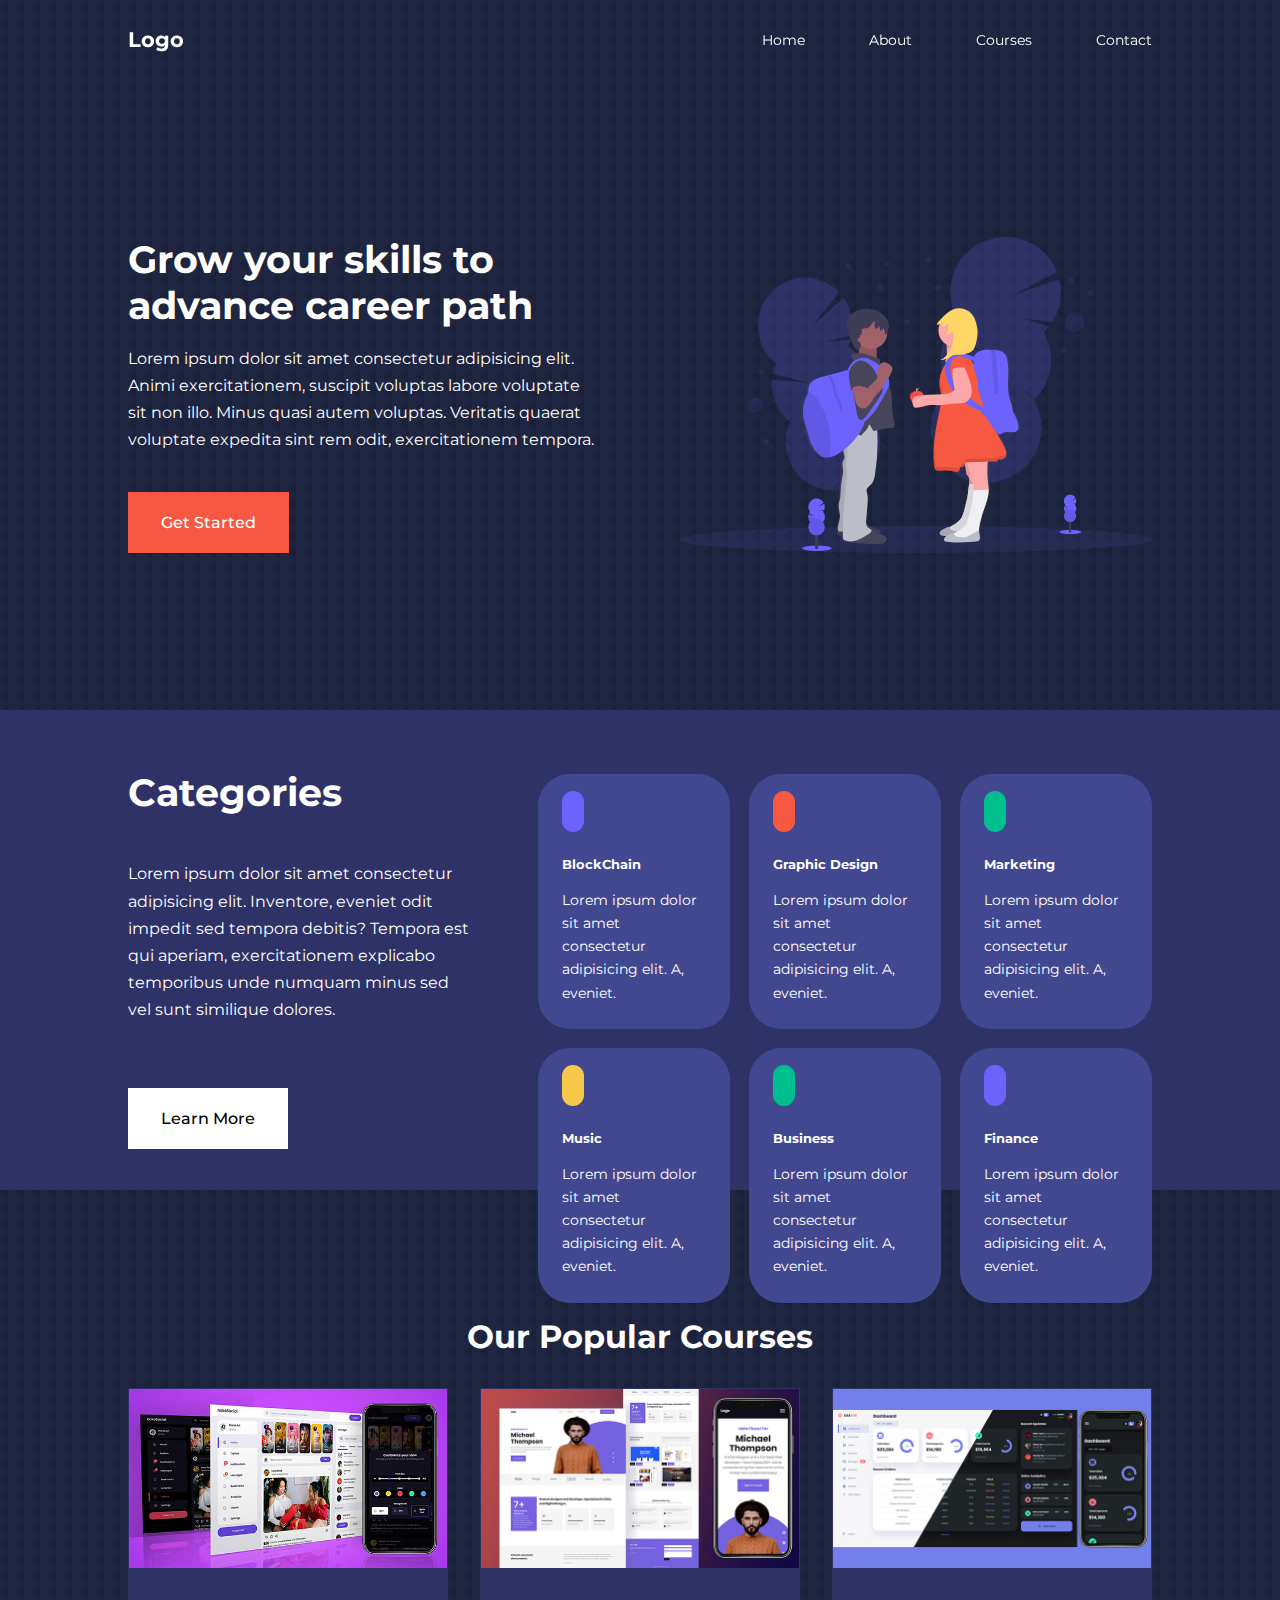
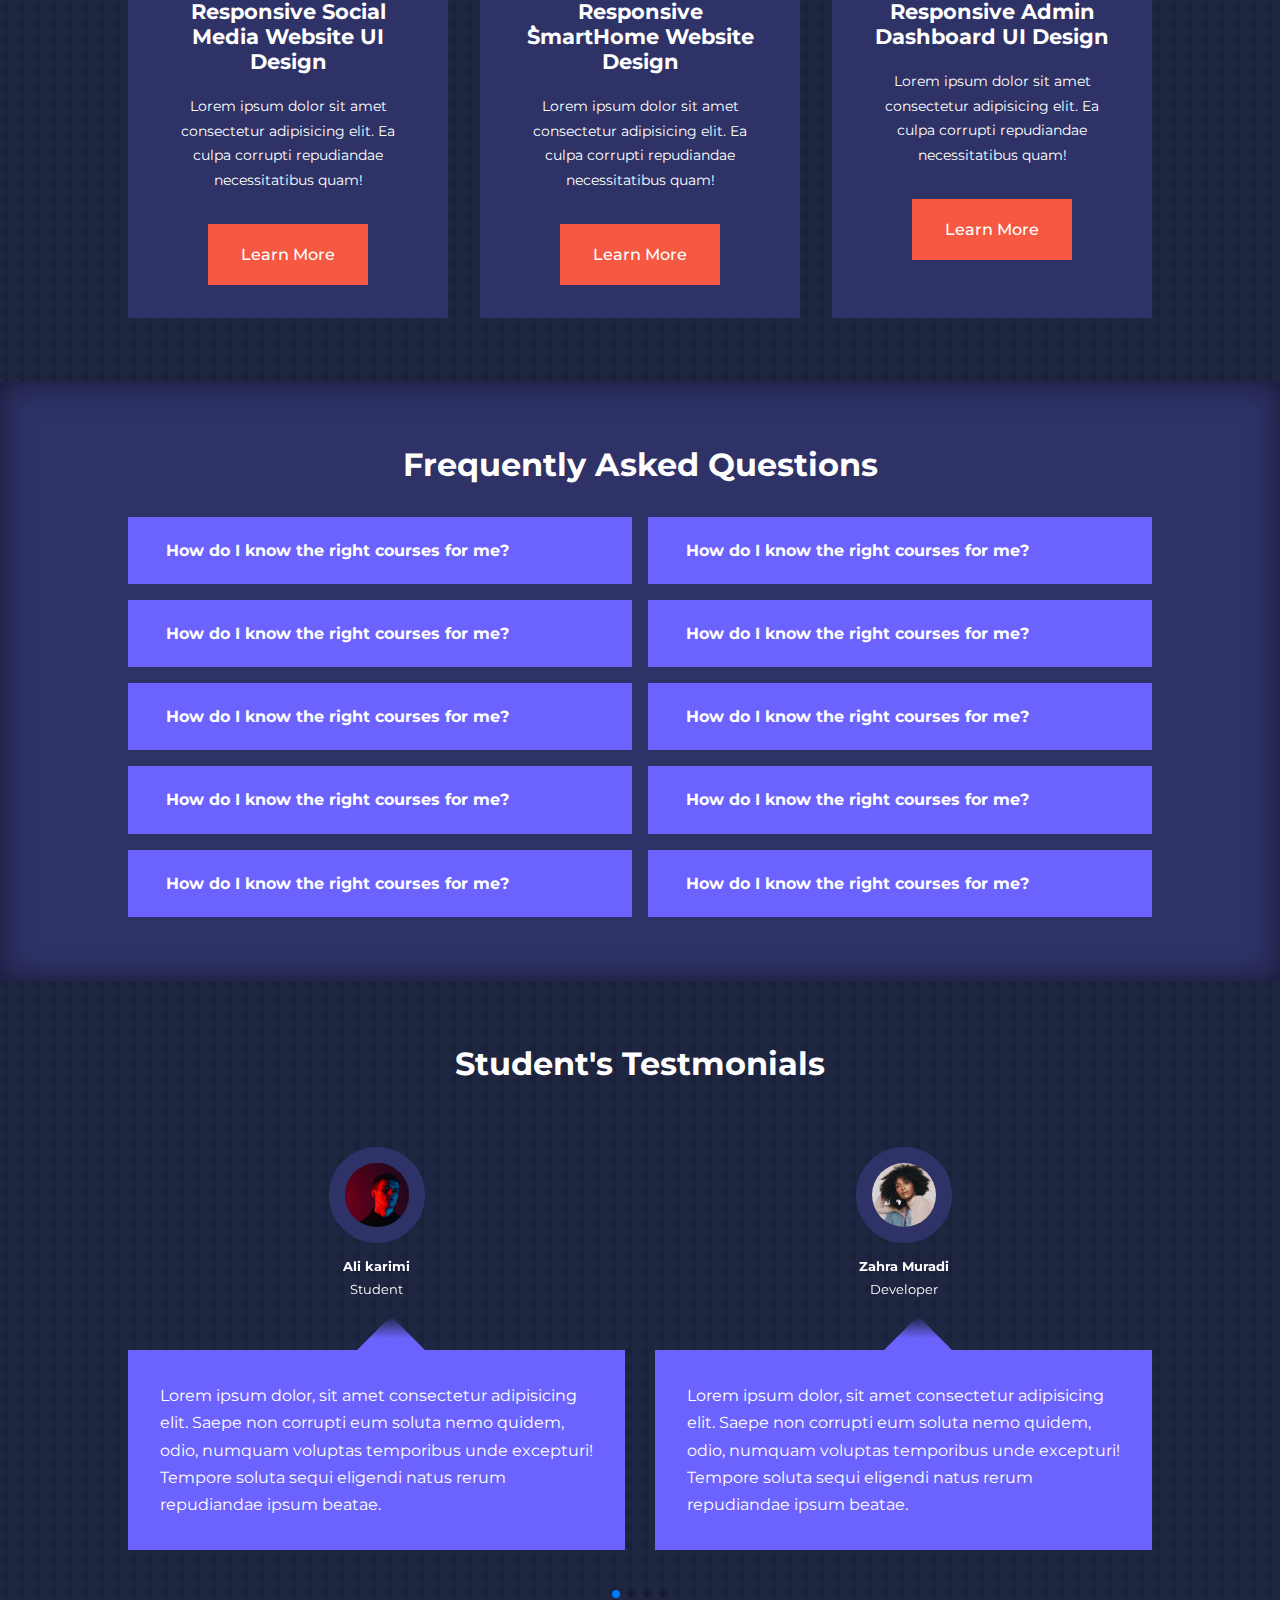
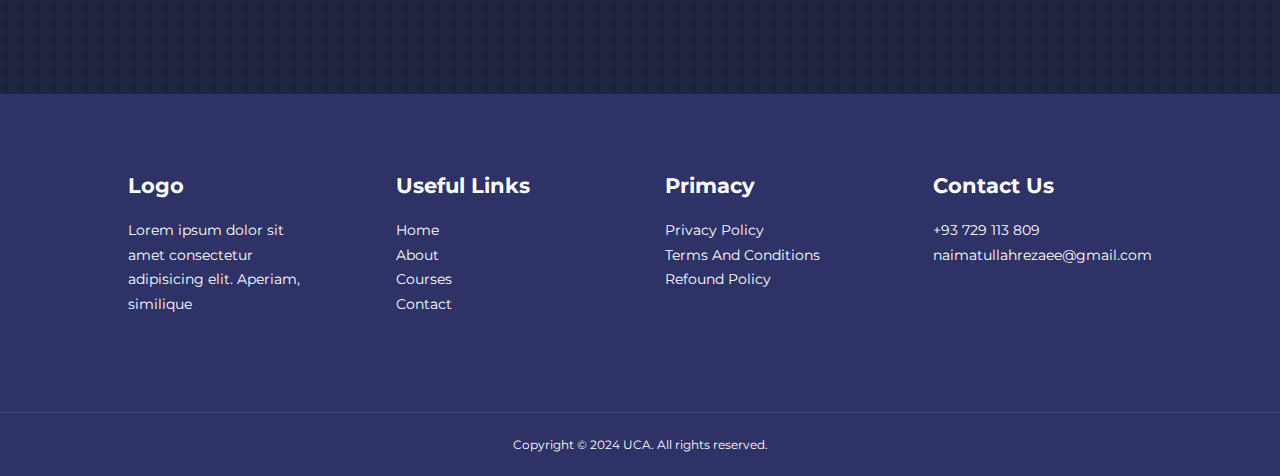
<file: index.html>
<!DOCTYPE html>
<html lang="en">
	<head>
		<meta charset="UTF-8" />
		<meta name="viewport" content="width=device-width, initial-scale=1.0" />
		<title>HTML-CSS-JS</title>
		<link rel="stylesheet" href="./css/styles.css" />

		<!-- Icons Links -->
		<link
			rel="stylesheet"
			href="https://unicons.iconscout.com/release/v4.0.8/css/line.css"
		/>
		<link rel="preconnect" href="https://fonts.googleapis.com" />
		<link rel="preconnect" href="https://fonts.gstatic.com" crossorigin />
		<link
			href="https://fonts.googleapis.com/css2?family=Montserrat:ital,wght@0,100..900;1,100..900&display=swap"
			rel="stylesheet"
		/>

		<!-- swiper js -->
		<link
			rel="stylesheet"
			href="https://cdn.jsdelivr.net/npm/swiper@11/swiper-bundle.min.css"
		/>
		<style>
			body {
				background-image: url("./images/bg-texture.png");
			}
		</style>
	</head>
	<body>
		<nav>
			<div class="container nav__container">
				<a href="index.html"><h4>Logo</h4></a>
				<ul class="nav__menu">
					<li>
						<a href="index.html">Home</a>
					</li>
					<li>
						<a href="about.html">About</a>
					</li>
					<li>
						<a href="courses.html">Courses</a>
					</li>
					<li>
						<a href="contact.html">Contact</a>
					</li>
				</ul>
				<button id="open-menu-btn"><i class="uil uil-bars"></i></button>
				<button id="close-menu-btn"><i class="uil uil-multiply"></i></button>
			</div>
		</nav>
		<!-- End the Nav section -->

		<!-- Start the Header section -->
		<header>
			<div class="container header__container">
				<div class="header__left">
					<h1>Grow your skills to advance career path</h1>
					<p
						>Lorem ipsum dolor sit amet consectetur adipisicing elit. Animi
						exercitationem, suscipit voluptas labore voluptate sit non illo.
						Minus quasi autem voluptas. Veritatis quaerat voluptate expedita
						sint rem odit, exercitationem tempora.</p
					>
					<a href="courses.html" class="btn btn-primary">Get Started</a>
				</div>
				<div class="header__right">
					<div class="header__right-image">
						<img src="./images/header.svg" alt="" />
					</div>
				</div>
			</div>
		</header>

		<!-- End the Header section -->
		<section class="categories">
			<div class="container categories__container">
				<div class="categories__left">
					<h1>Categories</h1>
					<p
						>Lorem ipsum dolor sit amet consectetur adipisicing elit. Inventore,
						eveniet odit impedit sed tempora debitis? Tempora est qui aperiam,
						exercitationem explicabo temporibus unde numquam minus sed vel sunt
						similique dolores.</p
					>
					<a href="#" class="btn">Learn More</a>
				</div>
				<div class="categories__right">
					<article class="category">
						<span class="category__icon"
							><i class="uil uil-bitcoin-circle"></i
						></span>
						<h5>BlockChain</h5>
						<p
							>Lorem ipsum dolor sit amet consectetur adipisicing elit. A,
							eveniet.</p
						>
					</article>
					<article class="category">
						<span class="category__icon"><i class="uil uil-palette"></i></span>
						<h5>Graphic Design</h5>
						<p
							>Lorem ipsum dolor sit amet consectetur adipisicing elit. A,
							eveniet.</p
						>
					</article>
					<article class="category">
						<span class="category__icon"
							><i class="uil uil-megaphone"></i
						></span>
						<h5>Marketing</h5>
						<p
							>Lorem ipsum dolor sit amet consectetur adipisicing elit. A,
							eveniet.</p
						>
					</article>
					<article class="category">
						<span class="category__icon"><i class="uil uil-music"></i></span>
						<h5>Music</h5>
						<p
							>Lorem ipsum dolor sit amet consectetur adipisicing elit. A,
							eveniet.</p
						>
					</article>
					<article class="category">
						<span class="category__icon"
							><i class="uil uil-puzzle-piece"></i
						></span>
						<h5>Business</h5>
						<p
							>Lorem ipsum dolor sit amet consectetur adipisicing elit. A,
							eveniet.</p
						>
					</article>
					<article class="category">
						<span class="category__icon">
							<i class="uil uil-usd-circle"></i
						></span>
						<h5>Finance</h5>
						<p
							>Lorem ipsum dolor sit amet consectetur adipisicing elit. A,
							eveniet.</p
						>
					</article>
				</div>
			</div>
		</section>

		<!-- ============================= End of Categories ======================= -->

		<!-- Start the Courese section -->

		<section class="courses">
			<h2>Our Popular Courses</h2>
			<div class="container courses__container">
				<article class="course">
					<div class="course__image">
						<img src="./images/course1.jpg" alt="" />
					</div>
					<div class="course__info">
						<h4>Responsive Social Media Website UI Design</h4>
						<p
							>Lorem ipsum dolor sit amet consectetur adipisicing elit. Ea culpa
							corrupti repudiandae necessitatibus quam!</p
						>
						<a href="courses.html" class="btn btn-primary">Learn More</a>
					</div>
				</article>

				<article class="course">
					<div class="course__image">
						<img src="./images/course2.jpg" alt="" />
					</div>
					<div class="course__info">
						<h4>Responsive ُSmartHome Website Design</h4>
						<p
							>Lorem ipsum dolor sit amet consectetur adipisicing elit. Ea culpa
							corrupti repudiandae necessitatibus quam!</p
						>
						<a href="courses.html" class="btn btn-primary">Learn More</a>
					</div>
				</article>

				<article class="course">
					<div class="course__image">
						<img src="./images/course3.jpg" alt="" />
					</div>
					<div class="course__info">
						<h4>Responsive Admin Dashboard UI Design</h4>
						<p
							>Lorem ipsum dolor sit amet consectetur adipisicing elit. Ea culpa
							corrupti repudiandae necessitatibus quam!</p
						>
						<a href="courses.html" class="btn btn-primary">Learn More</a>
					</div>
				</article>
			</div>
		</section>

		<!-- =====================  End Course Category  ====================== -->
		<!-- =====================  Frequently Asked Questions  ====================== -->

		<section class="faqs">
			<h2>Frequently Asked Questions</h2>
			<div class="container faqs__container">
				<article class="faq">
					<div class="faq__icon"><i class="uil uil-plus"></i></div>
					<div class="questions__answer">
						<h4>How do I know the right courses for me?</h4>
						<p>
							Lorem ipsum dolor sit amet consectetur adipisicing elit. Nobis
							iure dolorum saepe, facere temporibus similique consectetur!
							Earum, accusantium. Molestias laboriosam qui earum odit, maiores
							unde. Aut voluptas mollitia rem itaque.
						</p>
					</div>
				</article>
				<article class="faq">
					<div class="faq__icon"><i class="uil uil-plus"></i></div>
					<div class="questions__answer">
						<h4>How do I know the right courses for me?</h4>
						<p>
							Lorem ipsum dolor sit amet consectetur adipisicing elit. Nobis
							iure dolorum saepe, facere temporibus similique consectetur!
							Earum, accusantium. Molestias laboriosam qui earum odit, maiores
							unde. Aut voluptas mollitia rem itaque.
						</p>
					</div>
				</article>
				<article class="faq">
					<div class="faq__icon"><i class="uil uil-plus"></i></div>
					<div class="questions__answer">
						<h4>How do I know the right courses for me?</h4>
						<p>
							Lorem ipsum dolor sit amet consectetur adipisicing elit. Nobis
							iure dolorum saepe, facere temporibus similique consectetur!
							Earum, accusantium. Molestias laboriosam qui earum odit, maiores
							unde. Aut voluptas mollitia rem itaque.
						</p>
					</div>
				</article>
				<article class="faq">
					<div class="faq__icon"><i class="uil uil-plus"></i></div>
					<div class="questions__answer">
						<h4>How do I know the right courses for me?</h4>
						<p>
							Lorem ipsum dolor sit amet consectetur adipisicing elit. Nobis
							iure dolorum saepe, facere temporibus similique consectetur!
							Earum, accusantium. Molestias laboriosam qui earum odit, maiores
							unde. Aut voluptas mollitia rem itaque.
						</p>
					</div>
				</article>
				<article class="faq">
					<div class="faq__icon"><i class="uil uil-plus"></i></div>
					<div class="questions__answer">
						<h4>How do I know the right courses for me?</h4>
						<p>
							Lorem ipsum dolor sit amet consectetur adipisicing elit. Nobis
							iure dolorum saepe, facere temporibus similique consectetur!
							Earum, accusantium. Molestias laboriosam qui earum odit, maiores
							unde. Aut voluptas mollitia rem itaque.
						</p>
					</div>
				</article>
				<article class="faq">
					<div class="faq__icon"><i class="uil uil-plus"></i></div>
					<div class="questions__answer">
						<h4>How do I know the right courses for me?</h4>
						<p>
							Lorem ipsum dolor sit amet consectetur adipisicing elit. Nobis
							iure dolorum saepe, facere temporibus similique consectetur!
							Earum, accusantium. Molestias laboriosam qui earum odit, maiores
							unde. Aut voluptas mollitia rem itaque.
						</p>
					</div>
				</article>
				<article class="faq">
					<div class="faq__icon"><i class="uil uil-plus"></i></div>
					<div class="questions__answer">
						<h4>How do I know the right courses for me?</h4>
						<p>
							Lorem ipsum dolor sit amet consectetur adipisicing elit. Nobis
							iure dolorum saepe, facere temporibus similique consectetur!
							Earum, accusantium. Molestias laboriosam qui earum odit, maiores
							unde. Aut voluptas mollitia rem itaque.
						</p>
					</div>
				</article>

				<article class="faq">
					<div class="faq__icon"><i class="uil uil-plus"></i></div>
					<div class="questions__answer">
						<h4>How do I know the right courses for me?</h4>
						<p>
							Lorem ipsum dolor sit amet consectetur adipisicing elit. Nobis
							iure dolorum saepe, facere temporibus similique consectetur!
							Earum, accusantium. Molestias laboriosam qui earum odit, maiores
							unde. Aut voluptas mollitia rem itaque.
						</p>
					</div>
				</article>
				<article class="faq">
					<div class="faq__icon"><i class="uil uil-plus"></i></div>
					<div class="questions__answer">
						<h4>How do I know the right courses for me?</h4>
						<p>
							Lorem ipsum dolor sit amet consectetur adipisicing elit. Nobis
							iure dolorum saepe, facere temporibus similique consectetur!
							Earum, accusantium. Molestias laboriosam qui earum odit, maiores
							unde. Aut voluptas mollitia rem itaque.
						</p>
					</div>
				</article>
				<article class="faq">
					<div class="faq__icon"><i class="uil uil-plus"></i></div>
					<div class="questions__answer">
						<h4>How do I know the right courses for me?</h4>
						<p>
							Lorem ipsum dolor sit amet consectetur adipisicing elit. Nobis
							iure dolorum saepe, facere temporibus similique consectetur!
							Earum, accusantium. Molestias laboriosam qui earum odit, maiores
							unde. Aut voluptas mollitia rem itaque.
						</p>
					</div>
				</article>
			</div>
		</section>
		<!-- ===================== End of Frequently Asked Questions  ====================== -->

		<section class="container testmonials__container mySwiper">
			<h2>Student's Testmonials</h2>
			<div class="swiper-wrapper">
				<article class="testmonial swiper-slide">
					<div class="avatar">
						<img src="./images/avatar2.jpg" alt="" />
					</div>
					<div class="testmonial__info">
						<h5>Ali karimi</h5>
						<small>Student</small>
					</div>
					<div class="testmonial__body">
						<p>
							Lorem ipsum dolor, sit amet consectetur adipisicing elit. Saepe
							non corrupti eum soluta nemo quidem, odio, numquam voluptas
							temporibus unde excepturi! Tempore soluta sequi eligendi natus
							rerum repudiandae ipsum beatae.
						</p>
					</div>
				</article>
				<article class="testmonial swiper-slide">
					<div class="avatar">
						<img src="./images/avatar1.jpg" alt="" />
					</div>
					<div class="testmonial__info">
						<h5>Zahra Muradi</h5>
						<small>Developer</small>
					</div>
					<div class="testmonial__body">
						<p>
							Lorem ipsum dolor, sit amet consectetur adipisicing elit. Saepe
							non corrupti eum soluta nemo quidem, odio, numquam voluptas
							temporibus unde excepturi! Tempore soluta sequi eligendi natus
							rerum repudiandae ipsum beatae.
						</p>
					</div>
				</article>
				<article class="testmonial swiper-slide">
					<div class="avatar">
						<img src="./images/avatar3.jpg" alt="" />
					</div>
					<div class="testmonial__info">
						<h5>Jawid Ahmadi</h5>
						<small>Data Analyst</small>
					</div>
					<div class="testmonial__body">
						<p>
							Lorem ipsum dolor, sit amet consectetur adipisicing elit. Saepe
							non corrupti eum soluta nemo quidem, odio, numquam voluptas
							temporibus unde excepturi! Tempore soluta sequi eligendi natus
							rerum repudiandae ipsum beatae.
						</p>
					</div>
				</article>
				<article class="testmonial swiper-slide">
					<div class="avatar">
						<img src="./images/avatar4.jpg" alt="" />
					</div>
					<div class="testmonial__info">
						<h5>Marwa Rahimi</h5>
						<small>Mobile Dev</small>
					</div>
					<div class="testmonial__body">
						<p>
							Lorem ipsum dolor, sit amet consectetur adipisicing elit. Saepe
							non corrupti eum soluta nemo quidem, odio, numquam voluptas
							temporibus unde excepturi! Tempore soluta sequi eligendi natus
							rerum repudiandae ipsum beatae.
						</p>
					</div>
				</article>
				<article class="testmonial swiper-slide">
					<div class="avatar">
						<img src="./images/avatar5.jpg" alt="" />
					</div>
					<div class="testmonial__info">
						<h5>Nilofar Rezaie</h5>
						<small>Full Stack</small>
					</div>
					<div class="testmonial__body">
						<p>
							Lorem ipsum dolor, sit amet consectetur adipisicing elit. Saepe
							non corrupti eum soluta nemo quidem, odio, numquam voluptas
							temporibus unde excepturi! Tempore soluta sequi eligendi natus
							rerum repudiandae ipsum beatae.
						</p>
					</div>
				</article>
			</div>
			<div class="swiper-pagination"></div>
		</section>

		<footer>
			<div class="container footer__container">
				<div class="footer__1">
					<a href="index.html" class="footer__logo"><h4>Logo</h4></a>
					<p
						>Lorem ipsum dolor sit amet consectetur adipisicing elit. Aperiam,
						similique</p
					>
				</div>
				<div class="footer__2">
					<h4>Useful Links</h4>
					<ul class="permalinks">
						<li><a href="index.html">Home</a></li>
						<li><a href="about.html">About</a></li>
						<li><a href="courses.html">Courses</a></li>

						<li><a href="contact.html">Contact</a></li>
					</ul>
				</div>
				<div class="footer__3">
					<h4>Primacy</h4>
					<ul class="primacy">
						<li><a href="#">Privacy Policy</a></li>
						<li><a href="#">Terms And Conditions</a></li>
						<li><a href="#">Refound Policy</a></li>
					</ul>
				</div>
				<div class="footer__4">
					<h4>Contact Us</h4>
					<div>
						<p>+93 729 113 809</p>
						<p>naimatullahrezaee@gmail.com</p>
					</div>
					<ul class="footer__socials">
						<li
							><a href="#"><i class="uil uil-facebook-f"></i></a
						></li>
						<li
							><a href="#"><i class="uil uil-twitter"></i></a
						></li>
						<li
							><a href="#"><i class="uil uil-instagram-alt"></i></a
						></li>
						<li
							><a href="#"><i class="uil uil-youtube"></i></a
						></li>
					</ul>
				</div>
			</div>
			<div class="footer__copyright">
				<small> Copyright &copy; 2024 UCA. All rights reserved. </small>
			</div>
		</footer>

		<script src="https://cdn.jsdelivr.net/npm/swiper@11/swiper-bundle.min.js"></script>
		<script src="main.js"></script>

		<script>
			var swiper = new Swiper(".mySwiper", {
				slidesPerView: 1,
				spaceBetween: 30,
				pagination: {
					el: ".swiper-pagination",
					clickable: true,
				},
				// when window width is >=600
				breakpoints: {
					600: {
						slidesPerView: 2,
					},
				},
			});
		</script>
	</body>
</html>
</file>
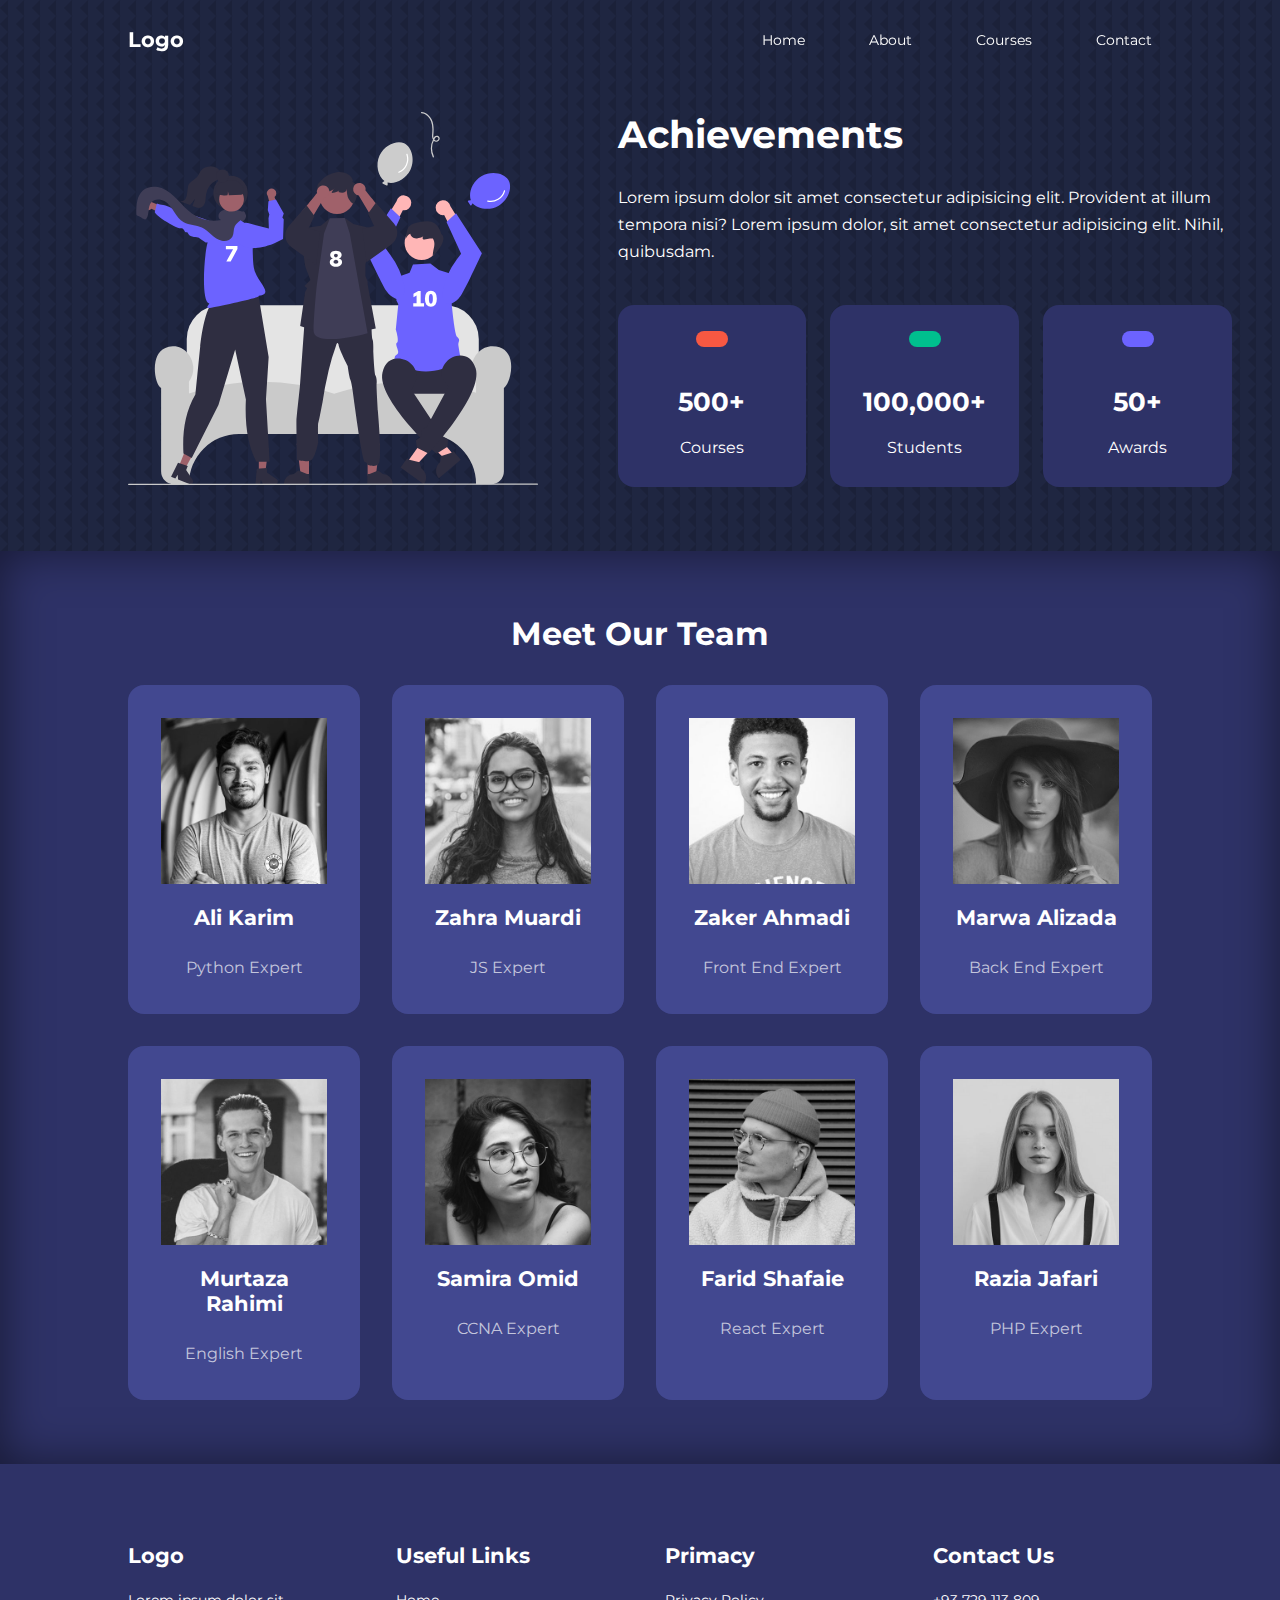
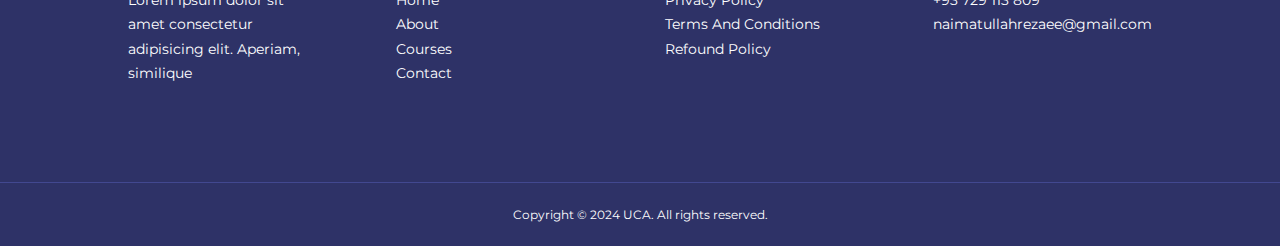
<file: about.html>
<!DOCTYPE html>
<html lang="en">
	<head>
		<meta charset="UTF-8" />
		<meta name="viewport" content="width=device-width, initial-scale=1.0" />
		<title>HTML-CSS-JS</title>
		<link rel="stylesheet" href="./css/styles.css" />
		<link rel="stylesheet" href="./css/about.css" />
		<!-- Icons Links -->
		<link
			rel="stylesheet"
			href="https://unicons.iconscout.com/release/v4.0.8/css/line.css"
		/>
		<link rel="preconnect" href="https://fonts.googleapis.com" />
		<link rel="preconnect" href="https://fonts.gstatic.com" crossorigin />
		<link
			href="https://fonts.googleapis.com/css2?family=Montserrat:ital,wght@0,100..900;1,100..900&display=swap"
			rel="stylesheet"
		/>
		<style>
			body {
				background-image: url("./images/bg-texture.png");
			}
		</style>
	</head>
	<body>
		<nav>
			<div class="container nav__container">
				<a href="index.html"><h4>Logo</h4></a>
				<ul class="nav__menu">
					<li>
						<a href="index.html">Home</a>
					</li>
					<li>
						<a href="about.html">About</a>
					</li>
					<li>
						<a href="courses.html">Courses</a>
					</li>
					<li>
						<a href="contact.html">Contact</a>
					</li>
				</ul>
				<button id="open-menu-btn"><i class="uil uil-bars"></i></button>
				<button id="close-menu-btn"><i class="uil uil-multiply"></i></button>
			</div>
		</nav>
		<!-- End the Nav section -->
		<!-- End the Achievments section -->

		<section class="about__achievements">
			<div class="container about__achievements-container">
				<div class="about__achievements-left">
					<img src="./images/about achievements.svg" alt="" />
				</div>
				<div class="about__achievements-right">
					<h1>Achievements</h1>
					<p
						>Lorem ipsum dolor sit amet consectetur adipisicing elit. Provident
						at illum tempora nisi? Lorem ipsum dolor, sit amet consectetur
						adipisicing elit. Nihil, quibusdam.</p
					>
					<div class="achievements__cards">
						<article class="achievement__card">
							<span class="achievement__icon">
								<i class="uil uil-video"></i>
							</span>
							<h3>500+</h3>
							<p>Courses</p>
						</article>
						<article class="achievement__card">
							<span class="achievement__icon">
								<i class="uil uil-users-alt"></i>
							</span>
							<h3>100,000+</h3>
							<p>Students</p>
						</article>
						<article class="achievement__card">
							<span class="achievement__icon">
								<i class="uil uil-award"></i>
							</span>
							<h3>50+</h3>
							<p>Awards</p>
						</article>
					</div>
				</div>
			</div>
		</section>

		<!-- End the Achievments section -->
		<!-- End the  Team section -->
		<section class="team">
			<h2>Meet Our Team</h2>
			<div class="container team__container">
				<article class="team__member">
					<div class="team__member-image">
						<img src="./images/tm1.jpg" alt="" />
					</div>
					<div class="team__member-info">
						<h4>Ali Karim</h4>
						<p>Python Expert</p>
					</div>
					<div class="team__member-socials">
						<a href="https://instagram.com" target="_blank"
							><i class="uil uil-instagram-alt"></i
						></a>
						<a href="https://facebook.com" target="_blank"
							><i class="uil uil-facebook-f"></i
						></a>
						<a href="https://twitter.com" target="_blank"
							><i class="uil uil-twitter"></i
						></a>
					</div>
				</article>
				<article class="team__member">
					<div class="team__member-image">
						<img src="./images/tm2.jpg" alt="" />
					</div>
					<div class="team__member-info">
						<h4>Zahra Muardi</h4>
						<p>JS Expert</p>
					</div>
					<div class="team__member-socials">
						<a href="https://instagram.com" target="_blank"
							><i class="uil uil-instagram-alt"></i
						></a>
						<a href="https://facebook.com" target="_blank"
							><i class="uil uil-facebook-f"></i
						></a>
						<a href="https://twitter.com" target="_blank"
							><i class="uil uil-twitter"></i
						></a>
					</div>
				</article>
				<article class="team__member">
					<div class="team__member-image">
						<img src="./images/tm4.jpg" alt="" />
					</div>
					<div class="team__member-info">
						<h4>Zaker Ahmadi</h4>
						<p>Front End Expert</p>
					</div>
					<div class="team__member-socials">
						<a href="https://instagram.com" target="_blank"
							><i class="uil uil-instagram-alt"></i
						></a>
						<a href="https://facebook.com" target="_blank"
							><i class="uil uil-facebook-f"></i
						></a>
						<a href="https://twitter.com" target="_blank"
							><i class="uil uil-twitter"></i
						></a>
					</div>
				</article>
				<article class="team__member">
					<div class="team__member-image">
						<img src="./images/tm3.jpg" alt="" />
					</div>
					<div class="team__member-info">
						<h4>Marwa Alizada</h4>
						<p>Back End Expert</p>
					</div>
					<div class="team__member-socials">
						<a href="https://instagram.com" target="_blank"
							><i class="uil uil-instagram-alt"></i
						></a>
						<a href="https://facebook.com" target="_blank"
							><i class="uil uil-facebook-f"></i
						></a>
						<a href="https://twitter.com" target="_blank"
							><i class="uil uil-twitter"></i
						></a>
					</div>
				</article>
				<article class="team__member">
					<div class="team__member-image">
						<img src="./images/tm6.jpg" alt="" />
					</div>
					<div class="team__member-info">
						<h4>Murtaza Rahimi</h4>
						<p>English Expert</p>
					</div>
					<div class="team__member-socials">
						<a href="https://instagram.com" target="_blank"
							><i class="uil uil-instagram-alt"></i
						></a>
						<a href="https://facebook.com" target="_blank"
							><i class="uil uil-facebook-f"></i
						></a>
						<a href="https://twitter.com" target="_blank"
							><i class="uil uil-twitter"></i
						></a>
					</div>
				</article>
				<article class="team__member">
					<div class="team__member-image">
						<img src="./images/tm5.jpg" alt="" />
					</div>
					<div class="team__member-info">
						<h4>Samira Omid</h4>
						<p>CCNA Expert</p>
					</div>
					<div class="team__member-socials">
						<a href="https://instagram.com" target="_blank"
							><i class="uil uil-instagram-alt"></i
						></a>
						<a href="https://facebook.com" target="_blank"
							><i class="uil uil-facebook-f"></i
						></a>
						<a href="https://twitter.com" target="_blank"
							><i class="uil uil-twitter"></i
						></a>
					</div>
				</article>
				<article class="team__member">
					<div class="team__member-image">
						<img src="./images/tm8.jpg" alt="" />
					</div>
					<div class="team__member-info">
						<h4>Farid Shafaie</h4>
						<p>React Expert</p>
					</div>
					<div class="team__member-socials">
						<a href="https://instagram.com" target="_blank"
							><i class="uil uil-instagram-alt"></i
						></a>
						<a href="https://facebook.com" target="_blank"
							><i class="uil uil-facebook-f"></i
						></a>
						<a href="https://twitter.com" target="_blank"
							><i class="uil uil-twitter"></i
						></a>
					</div>
				</article>
				<article class="team__member">
					<div class="team__member-image">
						<img src="./images/tm7.jpg" alt="" />
					</div>
					<div class="team__member-info">
						<h4>Razia Jafari</h4>
						<p>PHP Expert</p>
					</div>
					<div class="team__member-socials">
						<a href="https://instagram.com" target="_blank"
							><i class="uil uil-instagram-alt"></i
						></a>
						<a href="https://facebook.com" target="_blank"
							><i class="uil uil-facebook-f"></i
						></a>
						<a href="https://twitter.com" target="_blank"
							><i class="uil uil-twitter"></i
						></a>
					</div>
				</article>
			</div>
		</section>
		<!-- End the  Team section -->

		<footer>
			<div class="container footer__container">
				<div class="footer__1">
					<a href="index.html" class="footer__logo"><h4>Logo</h4></a>
					<p
						>Lorem ipsum dolor sit amet consectetur adipisicing elit. Aperiam,
						similique</p
					>
				</div>
				<div class="footer__2">
					<h4>Useful Links</h4>
					<ul class="permalinks">
						<li><a href="index.html">Home</a></li>
						<li><a href="about.html">About</a></li>
						<li><a href="courses.html">Courses</a></li>

						<li><a href="contact.html">Contact</a></li>
					</ul>
				</div>
				<div class="footer__3">
					<h4>Primacy</h4>
					<ul class="primacy">
						<li><a href="#">Privacy Policy</a></li>
						<li><a href="#">Terms And Conditions</a></li>
						<li><a href="#">Refound Policy</a></li>
					</ul>
				</div>
				<div class="footer__4">
					<h4>Contact Us</h4>
					<div>
						<p>+93 729 113 809</p>
						<p>naimatullahrezaee@gmail.com</p>
					</div>
					<ul class="footer__socials">
						<li
							><a href="#"><i class="uil uil-facebook-f"></i></a
						></li>
						<li
							><a href="#"><i class="uil uil-twitter"></i></a
						></li>
						<li
							><a href="#"><i class="uil uil-instagram-alt"></i></a
						></li>
						<li
							><a href="#"><i class="uil uil-youtube"></i></a
						></li>
					</ul>
				</div>
			</div>
			<div class="footer__copyright">
				<small> Copyright &copy; 2024 UCA. All rights reserved. </small>
			</div>
		</footer>

		<script src="main.js"></script>
	</body>
</html>
</file>
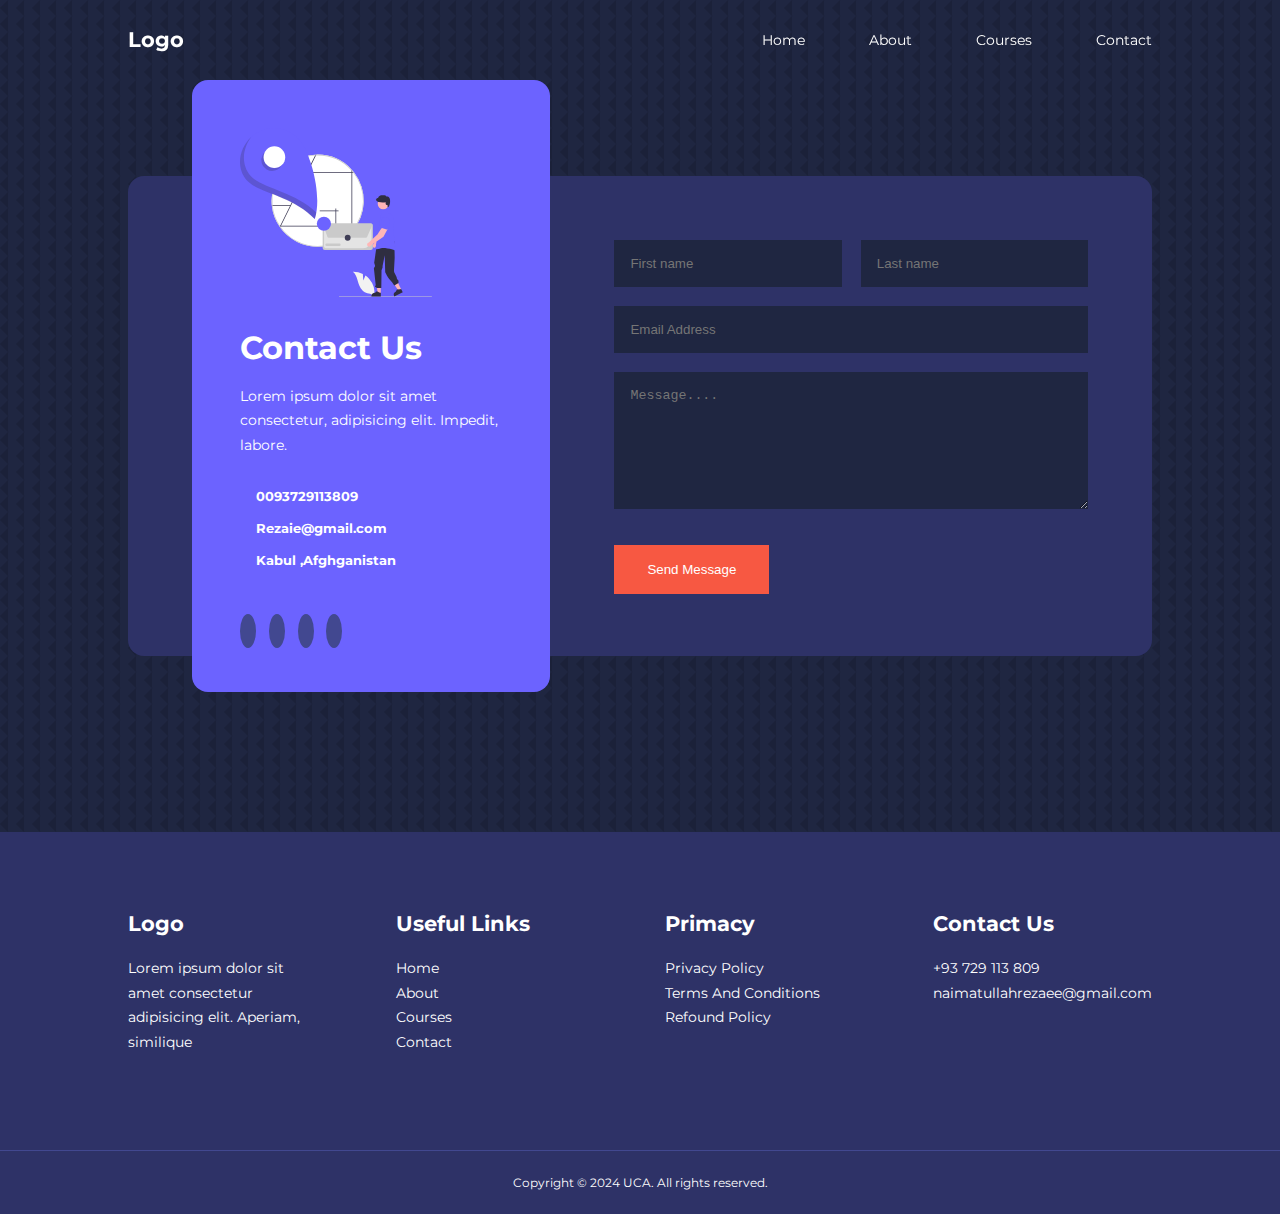
<file: contact.html>
<!DOCTYPE html>
<html lang="en">
	<head>
		<meta charset="UTF-8" />
		<meta name="viewport" content="width=device-width, initial-scale=1.0" />
		<title>HTML-CSS-JS</title>
		<link rel="stylesheet" href="./css/styles.css" />
		<link rel="stylesheet" href="./css/contact.css" />

		<!-- Icons Links -->
		<link
			rel="stylesheet"
			href="https://unicons.iconscout.com/release/v4.0.8/css/line.css"
		/>
		<link rel="preconnect" href="https://fonts.googleapis.com" />
		<link rel="preconnect" href="https://fonts.gstatic.com" crossorigin />
		<link
			href="https://fonts.googleapis.com/css2?family=Montserrat:ital,wght@0,100..900;1,100..900&display=swap"
			rel="stylesheet"
		/>
		<style>
			body {
				background-image: url("./images/bg-texture.png");
			}
		</style>
	</head>
	<body>
		<nav>
			<div class="container nav__container">
				<a href="index.html"><h4>Logo</h4></a>
				<ul class="nav__menu">
					<li>
						<a href="index.html">Home</a>
					</li>
					<li>
						<a href="about.html">About</a>
					</li>
					<li>
						<a href="courses.html">Courses</a>
					</li>
					<li>
						<a href="contact.html">Contact</a>
					</li>
				</ul>
				<button id="open-menu-btn"><i class="uil uil-bars"></i></button>
				<button id="close-menu-btn"><i class="uil uil-multiply"></i></button>
			</div>
		</nav>
		<!-- End the Nav section -->

		<section class="contact">
			<div class="container contact__container">
				<aside class="contact__aside">
					<div class="aside__image">
						<img src="./images/contact.svg" alt="" />
					</div>
					<h2>Contact Us</h2>
					<p
						>Lorem ipsum dolor sit amet consectetur, adipisicing elit. Impedit,
						labore.</p
					>
					<ul class="contact__details">
						<li
							><i class="uil uil-phone-times"></i>
							<h5>0093729113809</h5>
						</li>

						<li
							><i class="uil uil-envelope"></i>
							<h5>Rezaie@gmail.com</h5>
						</li>
						<li
							><i class="uil uil-location-point"></i>
							<h5>Kabul ,Afghganistan</h5>
						</li>
					</ul>
					<ul class="contact__socials">
						<li
							><a href="#"><i class="uil uil-facebook-f"></i></a
						></li>
						<li
							><a href="#"><i class="uil uil-twitter"></i></a
						></li>
						<li
							><a href="#"><i class="uil uil-instagram-alt"></i></a
						></li>
						<li
							><a href="#"><i class="uil uil-youtube"></i></a
						></li>
					</ul>
				</aside>

				<form
					action="https://formspree.io/f/mdoqzlrk"
					method="POST"
					class="contact__form"
				>
					<div class="form__name">
						<input
							type="text"
							name="first_name"
							placeholder="First name"
							required
						/>
						<input
							type="text"
							name="last_name"
							placeholder="Last name"
							required
						/>
					</div>
					<input
						type="email"
						name="emial"
						placeholder="Email Address"
						required
					/>
					<textarea
						name="message"
						rows="7"
						placeholder="Message...."
						required
					></textarea>
					<button type="submit" class="btn btn-primary">Send Message</button>
				</form>
			</div>
		</section>

		<footer>
			<div class="container footer__container">
				<div class="footer__1">
					<a href="index.html" class="footer__logo"><h4>Logo</h4></a>
					<p
						>Lorem ipsum dolor sit amet consectetur adipisicing elit. Aperiam,
						similique</p
					>
				</div>
				<div class="footer__2">
					<h4>Useful Links</h4>
					<ul class="permalinks">
						<li><a href="index.html">Home</a></li>
						<li><a href="about.html">About</a></li>
						<li><a href="courses.html">Courses</a></li>

						<li><a href="contact.html">Contact</a></li>
					</ul>
				</div>
				<div class="footer__3">
					<h4>Primacy</h4>
					<ul class="primacy">
						<li><a href="#">Privacy Policy</a></li>
						<li><a href="#">Terms And Conditions</a></li>
						<li><a href="#">Refound Policy</a></li>
					</ul>
				</div>
				<div class="footer__4">
					<h4>Contact Us</h4>
					<div>
						<p>+93 729 113 809</p>
						<p>naimatullahrezaee@gmail.com</p>
					</div>
					<ul class="footer__socials">
						<li
							><a href="#"><i class="uil uil-facebook-f"></i></a
						></li>
						<li
							><a href="#"><i class="uil uil-twitter"></i></a
						></li>
						<li
							><a href="#"><i class="uil uil-instagram-alt"></i></a
						></li>
						<li
							><a href="#"><i class="uil uil-youtube"></i></a
						></li>
					</ul>
				</div>
			</div>
			<div class="footer__copyright">
				<small> Copyright &copy; 2024 UCA. All rights reserved. </small>
			</div>
		</footer>

		<script src="https://cdn.jsdelivr.net/npm/swiper@11/swiper-bundle.min.js"></script>
		<script src="main.js"></script>
	</body>
</html>
</file>
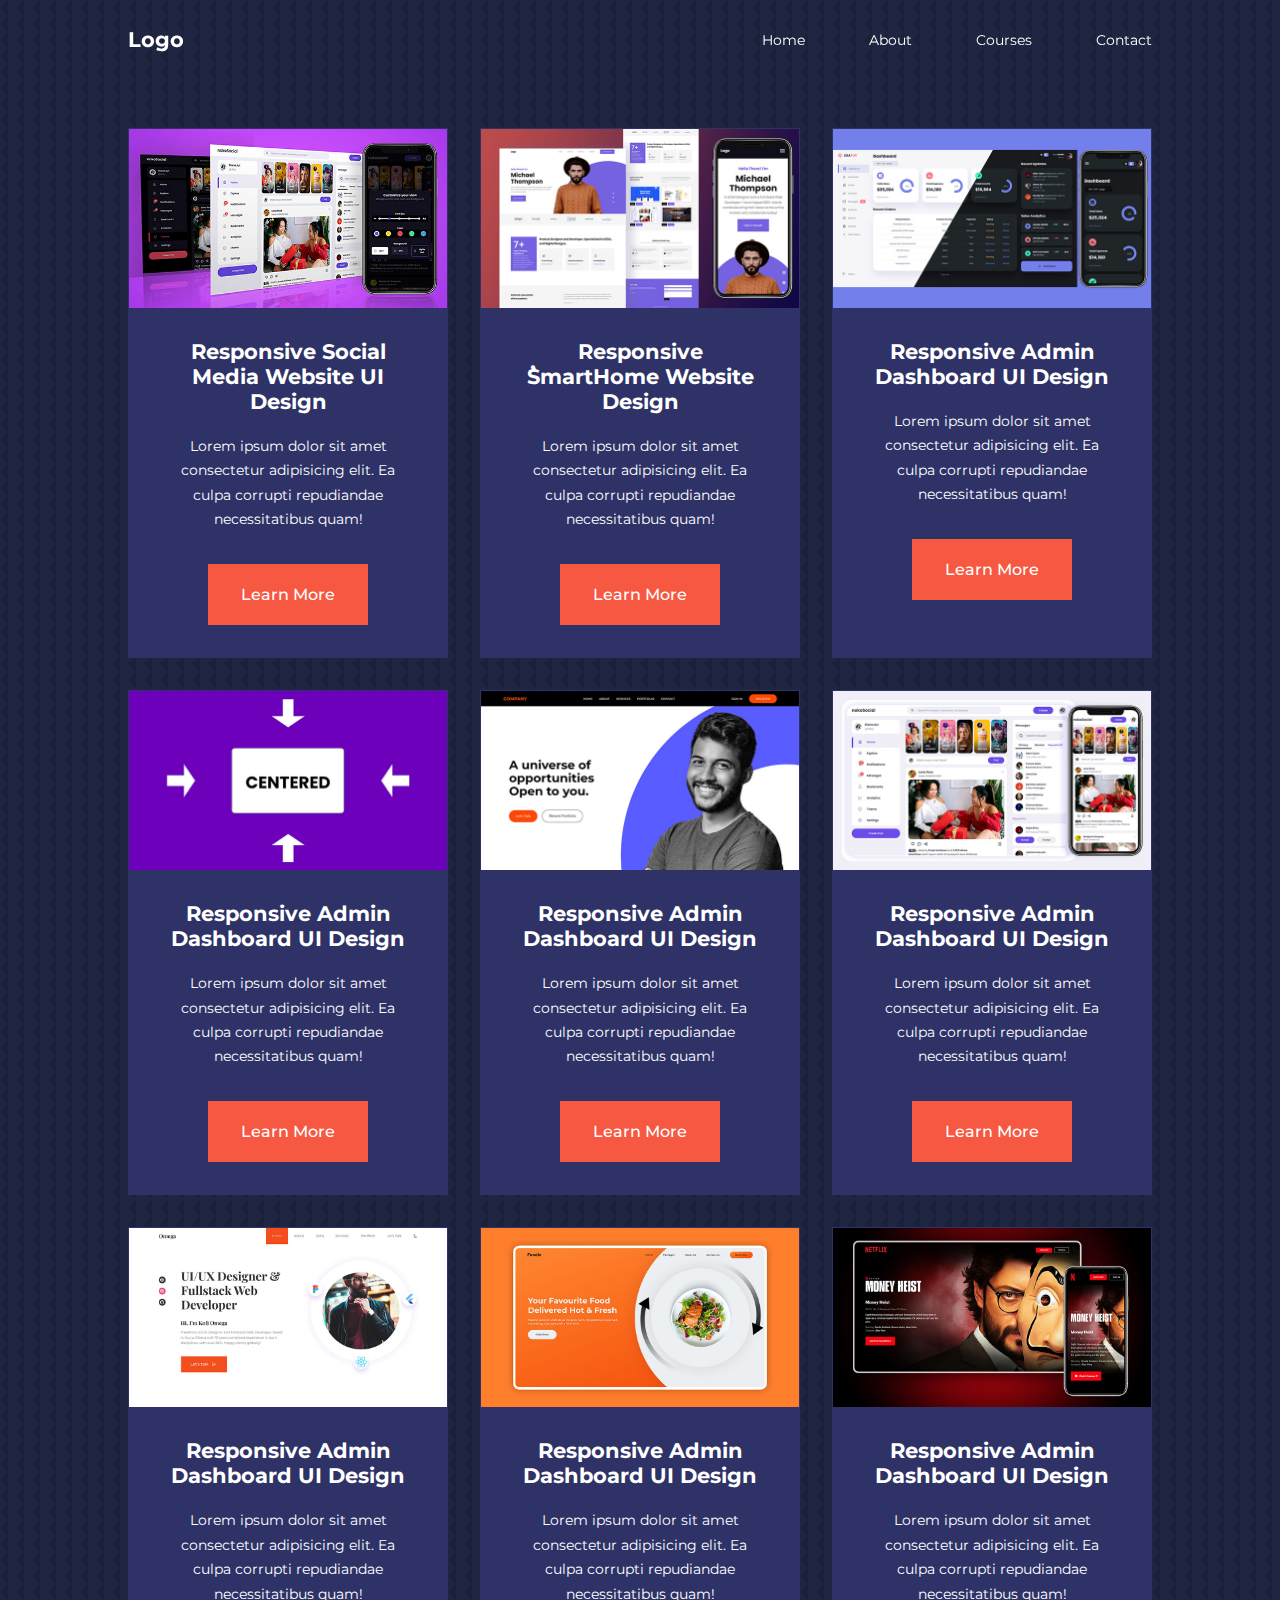
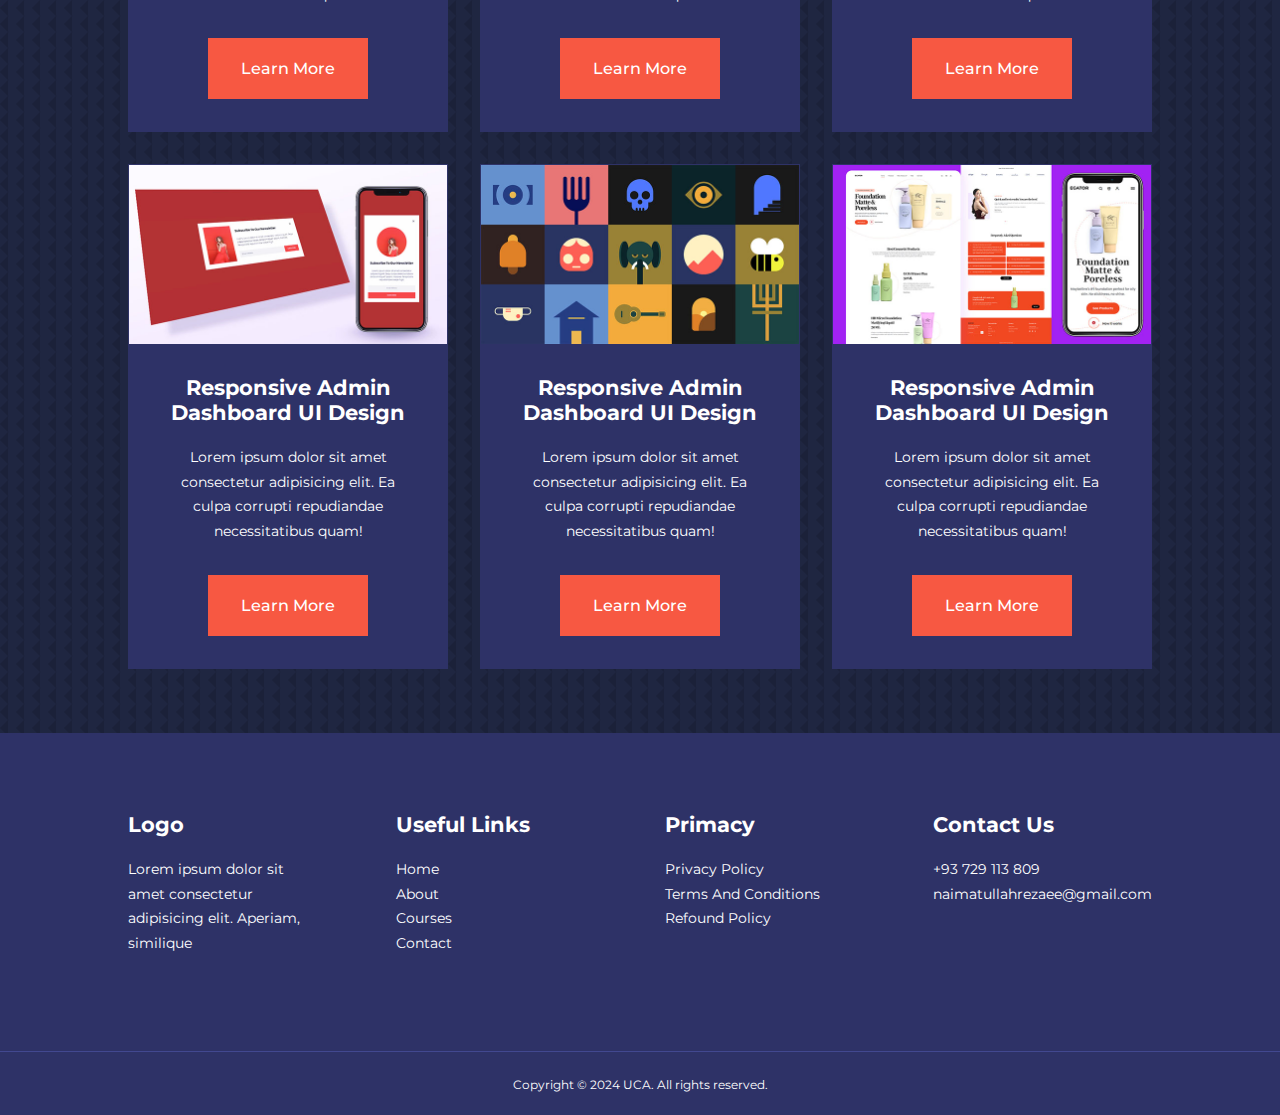
<file: courses.html>
<!DOCTYPE html>
<html lang="en">
	<head>
		<meta charset="UTF-8" />
		<meta name="viewport" content="width=device-width, initial-scale=1.0" />
		<title>HTML-CSS-JS</title>
		<link rel="stylesheet" href="./css/styles.css" />

		<!-- Icons Links -->
		<link
			rel="stylesheet"
			href="https://unicons.iconscout.com/release/v4.0.8/css/line.css"
		/>
		<link rel="preconnect" href="https://fonts.googleapis.com" />
		<link rel="preconnect" href="https://fonts.gstatic.com" crossorigin />
		<link
			href="https://fonts.googleapis.com/css2?family=Montserrat:ital,wght@0,100..900;1,100..900&display=swap"
			rel="stylesheet"
		/>
		<style>
			body {
				background-image: url("./images/bg-texture.png");
			}
		</style>
	</head>
	<body>
		<nav>
			<div class="container nav__container">
				<a href="index.html"><h4>Logo</h4></a>
				<ul class="nav__menu">
					<li>
						<a href="index.html">Home</a>
					</li>
					<li>
						<a href="about.html">About</a>
					</li>
					<li>
						<a href="courses.html">Courses</a>
					</li>
					<li>
						<a href="contact.html">Contact</a>
					</li>
				</ul>
				<button id="open-menu-btn"><i class="uil uil-bars"></i></button>
				<button id="close-menu-btn"><i class="uil uil-multiply"></i></button>
			</div>
		</nav>
		<!-- End the Nav section -->

		<!-- Start the Courese section -->

		<section class="courses">
			<div class="container courses__container">
				<article class="course">
					<div class="course__image">
						<img src="./images/course1.jpg" alt="" />
					</div>
					<div class="course__info">
						<h4>Responsive Social Media Website UI Design</h4>
						<p
							>Lorem ipsum dolor sit amet consectetur adipisicing elit. Ea culpa
							corrupti repudiandae necessitatibus quam!</p
						>
						<a href="courses.html" class="btn btn-primary">Learn More</a>
					</div>
				</article>

				<article class="course">
					<div class="course__image">
						<img src="./images/course2.jpg" alt="" />
					</div>
					<div class="course__info">
						<h4>Responsive ُSmartHome Website Design</h4>
						<p
							>Lorem ipsum dolor sit amet consectetur adipisicing elit. Ea culpa
							corrupti repudiandae necessitatibus quam!</p
						>
						<a href="courses.html" class="btn btn-primary">Learn More</a>
					</div>
				</article>

				<article class="course">
					<div class="course__image">
						<img src="./images/course3.jpg" alt="" />
					</div>
					<div class="course__info">
						<h4>Responsive Admin Dashboard UI Design</h4>
						<p
							>Lorem ipsum dolor sit amet consectetur adipisicing elit. Ea culpa
							corrupti repudiandae necessitatibus quam!</p
						>
						<a href="courses.html" class="btn btn-primary">Learn More</a>
					</div>
				</article>
				<article class="course">
					<div class="course__image">
						<img src="./images/course4.jpg" alt="" />
					</div>
					<div class="course__info">
						<h4>Responsive Admin Dashboard UI Design</h4>
						<p
							>Lorem ipsum dolor sit amet consectetur adipisicing elit. Ea culpa
							corrupti repudiandae necessitatibus quam!</p
						>
						<a href="courses.html" class="btn btn-primary">Learn More</a>
					</div>
				</article>
				<article class="course">
					<div class="course__image">
						<img src="./images/course5.jpg" alt="" />
					</div>
					<div class="course__info">
						<h4>Responsive Admin Dashboard UI Design</h4>
						<p
							>Lorem ipsum dolor sit amet consectetur adipisicing elit. Ea culpa
							corrupti repudiandae necessitatibus quam!</p
						>
						<a href="courses.html" class="btn btn-primary">Learn More</a>
					</div>
				</article>
				<article class="course">
					<div class="course__image">
						<img src="./images/course6.jpg" alt="" />
					</div>
					<div class="course__info">
						<h4>Responsive Admin Dashboard UI Design</h4>
						<p
							>Lorem ipsum dolor sit amet consectetur adipisicing elit. Ea culpa
							corrupti repudiandae necessitatibus quam!</p
						>
						<a href="courses.html" class="btn btn-primary">Learn More</a>
					</div>
				</article>
				<article class="course">
					<div class="course__image">
						<img src="./images/course7.jpg" alt="" />
					</div>
					<div class="course__info">
						<h4>Responsive Admin Dashboard UI Design</h4>
						<p
							>Lorem ipsum dolor sit amet consectetur adipisicing elit. Ea culpa
							corrupti repudiandae necessitatibus quam!</p
						>
						<a href="courses.html" class="btn btn-primary">Learn More</a>
					</div>
				</article>
				<article class="course">
					<div class="course__image">
						<img src="./images/course8.jpg" alt="" />
					</div>
					<div class="course__info">
						<h4>Responsive Admin Dashboard UI Design</h4>
						<p
							>Lorem ipsum dolor sit amet consectetur adipisicing elit. Ea culpa
							corrupti repudiandae necessitatibus quam!</p
						>
						<a href="courses.html" class="btn btn-primary">Learn More</a>
					</div>
				</article>
				<article class="course">
					<div class="course__image">
						<img src="./images/course9.jpg" alt="" />
					</div>
					<div class="course__info">
						<h4>Responsive Admin Dashboard UI Design</h4>
						<p
							>Lorem ipsum dolor sit amet consectetur adipisicing elit. Ea culpa
							corrupti repudiandae necessitatibus quam!</p
						>
						<a href="courses.html" class="btn btn-primary">Learn More</a>
					</div>
				</article>
				<article class="course">
					<div class="course__image">
						<img src="./images/course10.jpg" alt="" />
					</div>
					<div class="course__info">
						<h4>Responsive Admin Dashboard UI Design</h4>
						<p
							>Lorem ipsum dolor sit amet consectetur adipisicing elit. Ea culpa
							corrupti repudiandae necessitatibus quam!</p
						>
						<a href="courses.html" class="btn btn-primary">Learn More</a>
					</div>
				</article>
				<article class="course">
					<div class="course__image">
						<img src="./images/course11.jpg" alt="" />
					</div>
					<div class="course__info">
						<h4>Responsive Admin Dashboard UI Design</h4>
						<p
							>Lorem ipsum dolor sit amet consectetur adipisicing elit. Ea culpa
							corrupti repudiandae necessitatibus quam!</p
						>
						<a href="courses.html" class="btn btn-primary">Learn More</a>
					</div>
				</article>
				<article class="course">
					<div class="course__image">
						<img src="./images/course13.jpg" alt="" />
					</div>
					<div class="course__info">
						<h4>Responsive Admin Dashboard UI Design</h4>
						<p
							>Lorem ipsum dolor sit amet consectetur adipisicing elit. Ea culpa
							corrupti repudiandae necessitatibus quam!</p
						>
						<a href="courses.html" class="btn btn-primary">Learn More</a>
					</div>
				</article>
			</div>
		</section>

		<!-- =====================  End Course Category  ====================== -->

		<footer>
			<div class="container footer__container">
				<div class="footer__1">
					<a href="index.html" class="footer__logo"><h4>Logo</h4></a>
					<p
						>Lorem ipsum dolor sit amet consectetur adipisicing elit. Aperiam,
						similique</p
					>
				</div>
				<div class="footer__2">
					<h4>Useful Links</h4>
					<ul class="permalinks">
						<li><a href="index.html">Home</a></li>
						<li><a href="about.html">About</a></li>
						<li><a href="courses.html">Courses</a></li>

						<li><a href="contact.html">Contact</a></li>
					</ul>
				</div>
				<div class="footer__3">
					<h4>Primacy</h4>
					<ul class="primacy">
						<li><a href="#">Privacy Policy</a></li>
						<li><a href="#">Terms And Conditions</a></li>
						<li><a href="#">Refound Policy</a></li>
					</ul>
				</div>
				<div class="footer__4">
					<h4>Contact Us</h4>
					<div>
						<p>+93 729 113 809</p>
						<p>naimatullahrezaee@gmail.com</p>
					</div>
					<ul class="footer__socials">
						<li
							><a href="#"><i class="uil uil-facebook-f"></i></a
						></li>
						<li
							><a href="#"><i class="uil uil-twitter"></i></a
						></li>
						<li
							><a href="#"><i class="uil uil-instagram-alt"></i></a
						></li>
						<li
							><a href="#"><i class="uil uil-youtube"></i></a
						></li>
					</ul>
				</div>
			</div>
			<div class="footer__copyright">
				<small> Copyright &copy; 2024 UCA. All rights reserved. </small>
			</div>
		</footer>

		<script src="main.js"></script>
	</body>
</html>
</file>
<file: css/styles.css>
* {
	margin: 0;
	padding: 0;
	border: 0;
	outline: 0;
	text-decoration: none;
	list-style: none;
	box-sizing: border-box;
}

:root {
	--color-primary: #6c63ff;
	--color-success: #00bf8e;
	--color-danger: #f75842;
	--color-warning: #f7c94b;
	--color-danger-variant: #rgba(247, 88, 66, 0.4);
	--color-white: #fff;
	--color-light: rgba(255, 255, 255, 0.7);
	--color-black: #000;
	--color-bg: #1f2641;
	--color-bg1: #2e3267;
	--color-bg2: #424890;
	--container-width-lg: 80%;
	--container-width-md: 90%;
	--container-width-sm: 94%;
	--transition: all 400ms ease;
}

body {
	font-family: "Montserrat", sans-serif;
	line-height: 1.7;
	color: var(--color-white);
	background: var(--color-bg);
}

.container {
	width: var(--container-width-lg);
	margin: 0 auto;
}

section {
	padding: 4rem 0;
}

section h2 {
	text-align: center;
	margin-bottom: 2rem;
}

h1,
h2,
h3,
h4,
h5 {
	line-height: 1.2;
}

h1 {
	font-size: 2.4rem;
}
h2 {
	font-size: 2rem;
}
h3 {
	font-size: 1.6rem;
}
h4 {
	font-size: 1.3rem;
}

a {
	color: var(--color-white);
}

img {
	width: 100%;
	display: block;
	object-fit: cover;
}

.btn {
	display: inline-block;
	background: var(--color-white);
	color: var(--color-black);
	padding: 1rem 2rem;
	border: 1px solid transparent;
	font-weight: 500;
	transition: var(--transition);
}

.btn:hover {
	background: transparent;
	color: var(--color-white);
	border-color: var(--color-white);
}

.btn-primary {
	background: var(--color-danger);
	color: var(--color-white);
}

/* ================== Navbar =================== */

nav {
	background: transparent;
	width: 100vw;
	height: 5rem;
	position: fixed;
	top: 0;
	z-index: 11;
}

/* change navbar style on scroll using javascript */

.window-scroll {
	background: var(--color-primary);
	box-shadow: 0 1rem 2rem rgba(0, 0, 0, 0.2);
}

.nav__container {
	height: 5rem;
	display: flex;
	justify-content: space-between;
	align-items: center;
}
nav button {
	display: none;
}

.nav__menu {
	display: flex;
	align-items: center;
	gap: 4rem;
}

.nav__menu a {
	font-size: 0.9rem;
	transition: var(--transition);
}

.nav__menu a:hover {
	color: var(--color-bg2);
}

/* ================== Header =================== */

header {
	position: relative;
	top: 5rem;
	overflow: hidden;
	height: 70vh;
	margin-bottom: 5rem;
}

.header__container {
	display: grid;
	grid-template-columns: 1fr 1fr;
	align-items: center;
	gap: 5rem;
	height: 100%;
}

.header__left p {
	margin: 1rem 0 2.4rem;
}

/* =========================== Categories ==============*/
.categories {
	background: var(--color-bg1);
	height: 30rem;
}
.categories h1 {
	line-height: 1;
	margin-bottom: 3rem;
}

.categories__container {
	display: grid;
	grid-template-columns: 40% 60%;
}

.categories__left {
	margin-right: 4rem;
}

.categories__left p {
	margin: 1rem 0 4rem;
}

.categories__right {
	display: grid;
	grid-template-columns: repeat(3, 1fr);
	gap: 1.2rem;
}

.category {
	background: var(--color-bg2);
	padding: 1.5rem;
	border-radius: 2rem;
	transition: var(--transition);
}

.category:hover {
	box-shadow: 0 3rem 3rem rgba(0, 0, 0, 0.3);
	z-index: 1;
}

.category:nth-child(2) .category__icon {
	background: var(--color-danger);
}

.category:nth-child(3) .category__icon {
	background: var(--color-success);
}

.category:nth-child(4) .category__icon {
	background: var(--color-warning);
}

.category:nth-child(5) .category__icon {
	background: var(--color-success);
}

.category__icon {
	background: var(--color-primary);
	padding: 0.7rem;
	border-radius: 0.9rem;
}

.category h5 {
	margin: 2rem 0 1rem;
}

.category p {
	font-size: 0.85rem;
}

/* ==================== Popular Courses ==============*/

.courses {
	margin-top: 4rem;
}

.courses__container {
	display: grid;
	grid-template-columns: repeat(3, 1fr);
	gap: 2rem;
}

.course {
	background: var(--color-bg1);
	text-align: center;
	border: 1px solid transparent;
}

.course:hover {
	background: transparent;
	border-color: var(--color-primary);
	transition: var(--transition);
}
.course__info {
	padding: 2rem;
}
.course__info p {
	margin: 1.2rem 0 2rem;
	font-size: 0.9rem;
}

/* ================ FAQs ================== */

.faqs {
	background: var(--color-bg1);
	box-shadow: inset 0px 0px 2rem rgba(0, 0, 0, 0.5);
}

.faqs__container {
	display: grid;
	grid-template-columns: 1fr 1fr;
	gap: 1rem;
}

.faq {
	padding: 1rem;
	display: flex;
	align-items: center;
	gap: 1.4rem;
	height: fit-content;
	background: var(--color-primary);
	cursor: pointer;
}

.faq h4 {
	font-size: 1rem;
	line-height: 2.2;
}
.faq__icon {
	align-self: flex-start;
	font-size: 1.2rem;
}

.faq p {
	margin-top: 0.8rem;
	display: none;
}

.faq.open p {
	display: block;
}

/* =========== Testmonial =============== */

.testmonials__container {
	overflow: hidden;
	position: relative;
	margin-bottom: 5rem;
}

.testmonial {
	padding-top: 2rem;
}

.avatar {
	width: 6rem;
	height: 6rem;
	border-radius: 50%;
	overflow: hidden;
	margin: 0 auto 1rem;
	border: 1rem solid var(--color-bg1);
}

.testmonial__info {
	text-align: center;
}

.testmonial__body {
	background: var(--color-primary);
	padding: 2rem;
	margin-top: 3rem;
	position: relative;
}

.testmonial__body::before {
	content: "";
	display: block;
	background: linear-gradient(
		135deg,
		transparent,
		var(--color-primary),
		var(--color-primary),
		var(--color-primary)
	);
	width: 3rem;
	height: 3rem;
	position: absolute;
	left: 48%;
	top: -1.5rem;
	transform: rotate(45deg);
}

/* ========== footer ============*/

footer {
	background: var(--color-bg1);
	padding-top: 5rem;
	font-size: 0.9rem;
}

.footer__container {
	display: grid;
	grid-template-columns: repeat(4, 1fr);
	gap: 5rem;
}

.footer__container > div h4 {
	margin-bottom: 1.2rem;
}

.footer__1 p {
	margin: 0 0 2rem;
}

.footer ul li {
	margin-bottom: 0.7rem;
}
footer ul li a:hover {
	text-decoration: underline;
}
.footer__socials {
	display: flex;
	font-size: 1.2rem;
	gap: 1rem;
	margin-top: 2rem;
}

.footer__copyright {
	text-align: center;
	margin-top: 4rem;
	padding: 1.2rem 0;
	border-top: 1px solid var(--color-bg2);
}

/* ============= Media Queries (Teblates) ======================== */

@media screen and (max-width: 1024px) {
	.container {
		width: var(--container-width-md);
	}
	h1 {
		font-size: 2.2rem;
	}
	h2 {
		font-size: 1.7rem;
	}
	h3 {
		font-size: 1.4rem;
	}
	h4 {
		font-size: 1.2rem;
	}
	/* ======= Navbar ============== */

	nav button {
		display: inline-block;
		background: transparent;
		font-size: 1.8rem;
		color: var(--color-white);
		cursor: pointer;
	}
	nav button#close-menu-btn {
		display: none;
	}
	.nav__menu {
		position: fixed;
		top: 5rem;
		right: 5%;
		width: 18rem;
		height: fit-content;
		flex-direction: column;
		gap: 0;
		display: none;
	}
	.nav__menu li {
		width: 100%;
		height: 5.8rem;
		animation: animationNavItems 400ms linear forwards;
		transform-origin: top right;
		opacity: 0;
	}

	.nav__menu li:nth-child(2) {
		animation-delay: 200ms;
	}
	.nav__menu li:nth-child(3) {
		animation-delay: 400ms;
	}
	.nav__menu li:nth-child(4) {
		animation-delay: 600ms;
	}

	@keyframes animationNavItems {
		0% {
			transform: rotateZ(-90deg) rotateX(90deg) scale(0.1);
		}
		100% {
			transform: rotateZ(0) rotateX(0) scale(1);
			opacity: 1;
		}
	}

	.nav__menu li a {
		background: var(--color-primary);
		box-shadow: -4rem 6rem 10rem rgba(0, 0, 0, 0.6);
		width: 100%;
		height: 100%;
		display: grid;
		place-items: center;
	}
	.nav__menu li a:hover {
		background: var(--color-bg2);
		color: var(--color-white);
	}

	/* ======= Header ============== */
	header {
		height: 52vh;
		margin-bottom: 4rem;
	}
	.header__container {
		gap: 0;
		padding-bottom: 3rem;
	}
	/* ======= Categories  ============== */
	.categories {
		height: auto;
	}
	.categories__container {
		grid-template-columns: 1fr;
		gap: 3rem;
	}
	.categories__left {
		margin-right: 0;
	}
	/* ======= Popular courses ============== */

	.courses {
		margin-top: 0;
	}

	.courses__container {
		grid-template-columns: 1fr 1fr;
	}
	/* ======= FAQ  ============== */
	.faqs__container {
		grid-template-columns: 1fr;
	}
	.faq {
		padding: 1.5rem;
	}
	/* ======= Footer  ============== */

	.footer__container {
		grid-template-columns: 1fr 1fr;
	}
}

/* ========== Media Queries (Phone)  ============== */

@media screen and (max-width: 600px) {
	.container {
		width: var(--container-width-sm);
	}
	/* ============ Navbar ============== */
	.nav__menu {
		right: 3%;
	}

	/* ============ Header ============== */

	header {
		height: 100vh;
	}
	.header__container {
		grid-template-columns: 1fr;
		text-align: center;
		margin-top: 0;
	}
	.header__left p {
		margin-bottom: 1.3rem;
	}

	/* ============ Categories ============== */

	.categories__right {
		grid-template-columns: 1fr 1fr;
		gap: 0.7rem;
	}
	.category {
		padding: 1rem;
		border-radius: 1rem;
	}
	.category__icon {
		margin-top: 4px;
		display: inline-block;
	}

	/* ============ Popular courses ============== */

	.courses__container {
		grid-template-columns: 1fr;
	}
	/* ============ Tesmonial  ============== */

	.testmonial__body {
		padding: 1.2rem;
	}
	/* ============ footer ============== */

	.footer__container {
		grid-template-columns: 1fr;
		text-align: center;
		gap: 2rem;
	}

	.footer__1 {
		margin: 1rem auto;
	}

	.footer__socials {
		justify-content: center;
	}
}
</file>
<file: css/about.css>
.about__achievements {
	margin-top: 3rem;
}

.about__achievements-container {
	display: grid;
	grid-template-columns: 40% 60%;
	gap: 5rem;
}

.about__achievements-right > p {
	margin: 1.6rem 0 2.5rem;
}
.achievements__cards {
	display: grid;
	grid-template-columns: repeat(3, 1fr);
	gap: 1.5rem;
}
.achievement__card {
	background: var(--color-bg1);
	padding: 1.6rem;
	border-radius: 1rem;
	text-align: center;
	transition: var(--transition);
}

.achievement__card:hover {
	background: var(--color-bg2);
	box-shadow: 0 3rem 3rem rgba(0, 0, 0, 0.3);
}

.achievement__icon {
	background: var(--color-danger);
	padding: 0.5rem 1rem;
	border-radius: 1rem;
	display: inline-block;
	margin-bottom: 2rem;
	font-size: 2rem;
}

.achievement__card:nth-child(2) .achievement__icon {
	background: var(--color-success);
}

.achievement__card:nth-child(3) .achievement__icon {
	background: var(--color-primary);
}

.achievement__card p {
	margin-top: 1rem;
}

/* =============== Team ==================== */

.team {
	background: var(--color-bg1);
	box-shadow: inset 0 0 3rem rgba(0, 0, 0, 0.5);
}

.team__container {
	display: grid;
	grid-template-columns: repeat(4, 1fr);
	gap: 2rem;
}

.team__member {
	background: var(--color-bg2);
	padding: 2rem;
	border: 1px solid transparent;
	border-radius: 1rem;
	transition: var(--transition);
	position: relative;
	overflow: hidden;
}

.team__member:hover {
	background: transparent;
	border-color: var(--color-primary);
}

.team__member-image img {
	filter: saturate(0);
}

.team__member:hover img {
	filter: saturate(1);
}

.team__member-info * {
	text-align: center;
	margin-top: 1.4rem;
}

.team__member-info p {
	color: var(--color-light);
}

.team__member-socials {
	position: absolute;
	top: 50%;
	transform: translateY(-50%);
	right: -100%;
	display: flex;
	flex-direction: column;
	background: var(--color-primary);
	border-radius: 1rem 0 0 1rem;
	box-shadow: -2rem 0 2rem rgba(0, 0, 0, 0.3);
	transition: var(--transition);
}

.team__member:hover .team__member-socials {
	right: 0;
}

.team__member-socials a {
	padding: 1rem;
}
/* =============== Media Query  (Tablets) ===================*/

@media screen and (max-width: 1024px) {
	.about__achievements {
		margin-top: 2rem;
	}

	.about__achievements-container {
		grid-template-columns: 1fr;
		gap: 4rem;
	}
	.about__achievements-left {
		width: 80%;
		margin: 0 auto;
	}
	.team__container {
		grid-template-columns: repeat(3, 1fr);
		gap: 1.5rem;
	}
	.team__member {
		padding: 1rem;
	}
}

/* =============== Media Query  (Mobile) ===================*/

@media screen and (max-width: 600px) {
	.achievements__cards {
		grid-template-columns: 1fr 1fr;
		gap: 0.7rem;
	}
	.team__container {
		grid-template-columns: 1fr 1fr;
		gap: 0.7rem;
	}
	.team__member {
		padding: 0;
	}
	.team__member p {
		margin-bottom: 1.5rem;
	}
}
</file>
<file: css/contact.css>
.contact__container {
	background: var(--color-bg1);
	padding: 4rem;
	display: grid;
	grid-template-columns: 40% 60%;
	gap: 4rem;
	height: 30rem;
	margin: 7rem auto;
	border-radius: 1rem;
}

/* ========= aside ============ */

.contact__aside {
	background: var(--color-primary);
	padding: 3rem;
	border-radius: 1rem;
	position: relative;
	bottom: 10rem;
}
.aside__image {
	width: 12rem;
	margin-bottom: 2rem;
}

.contact__aside h2 {
	text-align: left;
	margin-bottom: 1rem;
}

.contact__aside p {
	font-size: 0.9rem;
	margin-bottom: 2rem;
}

.contact__details li {
	display: flex;
	gap: 1rem;
	align-items: center;
	margin-bottom: 1rem;
}

.contact__socials {
	display: flex;
	gap: 0.8rem;
	margin-top: 3rem;
}

.contact__socials a {
	background: var(--color-bg2);
	padding: 0.5rem;
	border-radius: 50%;
	font-size: 0.9rem;
	transition: var(--transition);
}

.contact__socials a:hover {
	background: transparent;
}

/* ============ form Aside ================ */

.contact__form {
	display: flex;
	flex-direction: column;
	gap: 1.2rem;
	margin-right: 4rem;
}

.form__name {
	display: flex;
	gap: 1.2rem;
}

.form__name input[type="text"] {
	width: 50%;
}

.contact__form input,
textarea {
	width: 100%;
	padding: 1rem;
	background: var(--color-bg);
	color: var(--color-white);
}

.contact__form .btn {
	width: max-content;
	margin-top: 1rem;
	cursor: pointer;
}

/* ============== Media Query (Tablets) ================*/

@media screen and (max-width: 1024px) {
	.contact {
		padding-bottom: 0;
	}
	.contact__container {
		gap: 1.5rem;
		margin-top: 3rem;
		height: auto;
		padding: 1.5rem;
	}
	.contact__aside {
		width: auto;
		padding: 1.5rem;
		bottom: 0;
	}
	.contact__form {
		align-self: center;
		margin-right: 1.5rem;
	}
}

/* ============== Media Query (Tablets) ================*/

@media screen and (max-width: 600px) {
	.contact__container {
		grid-template-columns: 1fr;
		gap: 3rem;
		margin: 0;
		padding: 0;
	}

	.contact__form {
		margin: 0 1.5rem 3rem;
	}
	.form__name {
		flex-direction: column;
	}
	.form__name input[type="text"] {
		width: 100%;
	}
}
</file>
